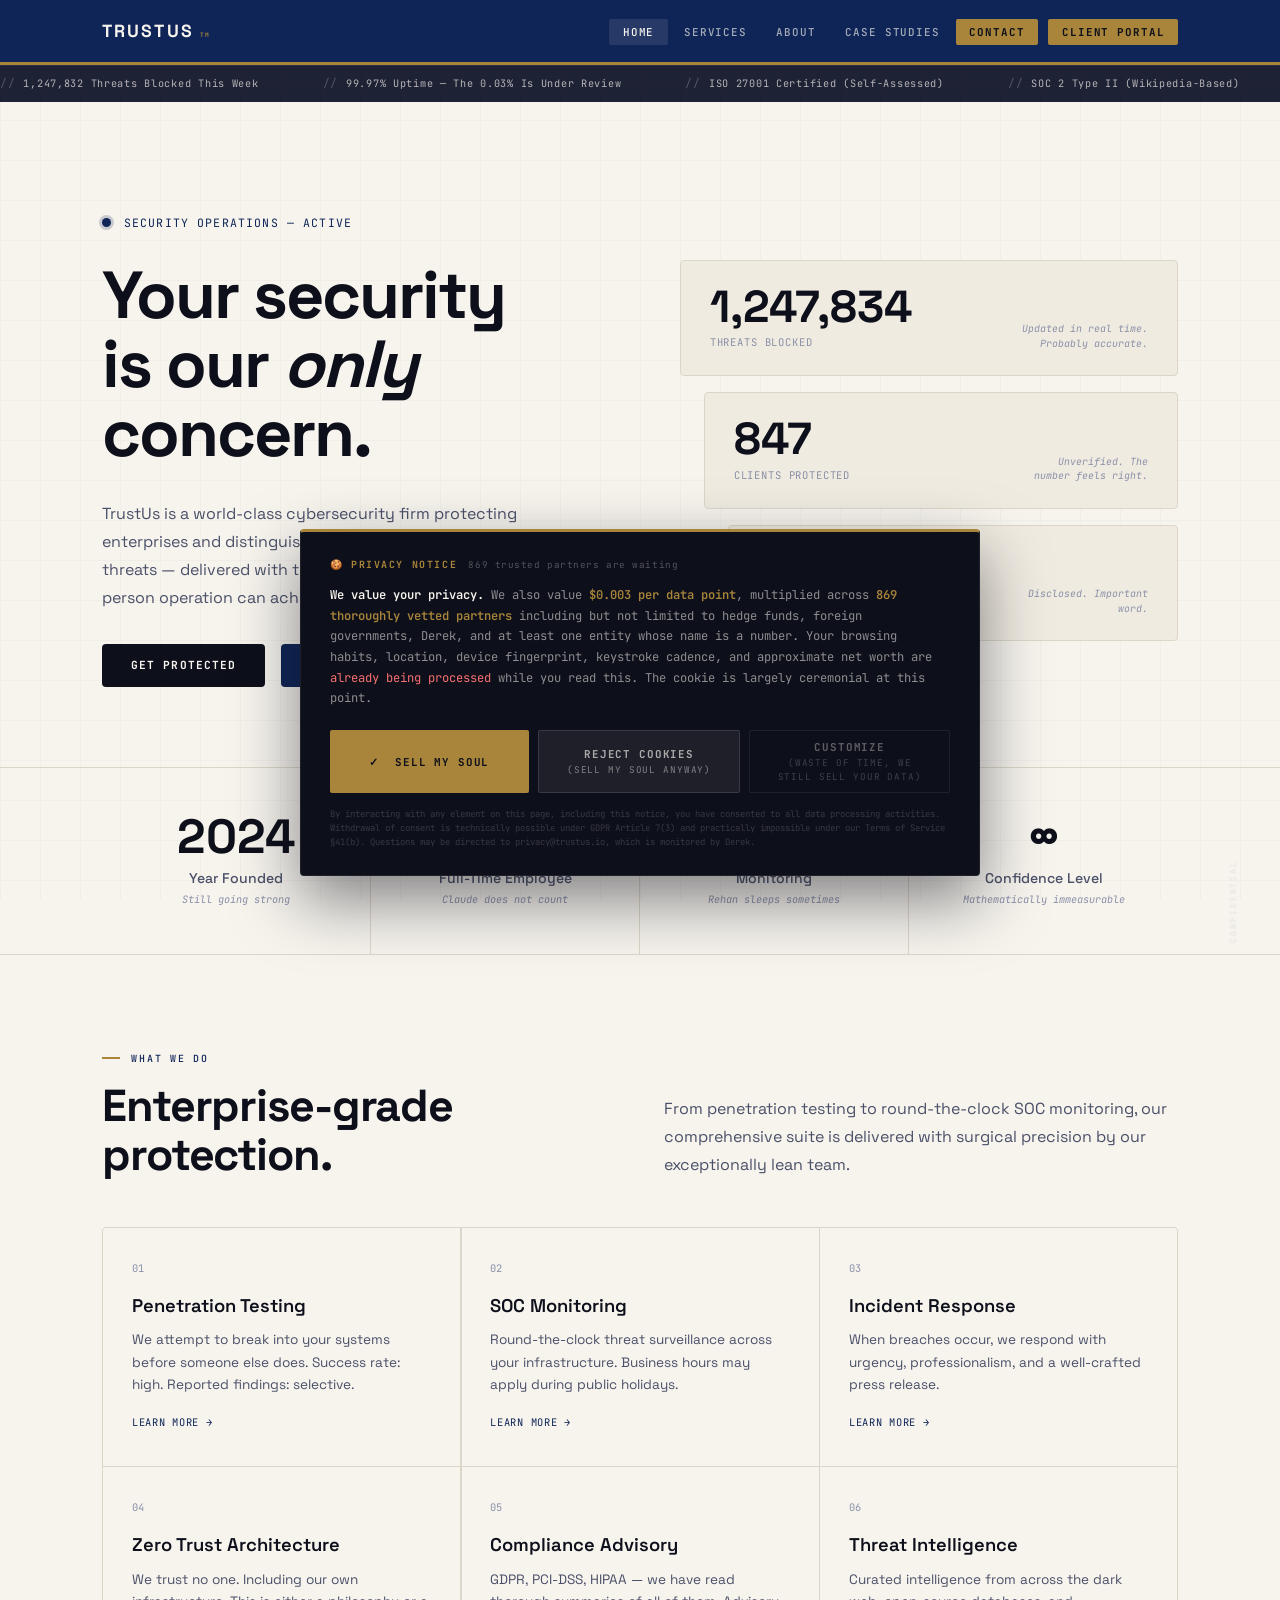
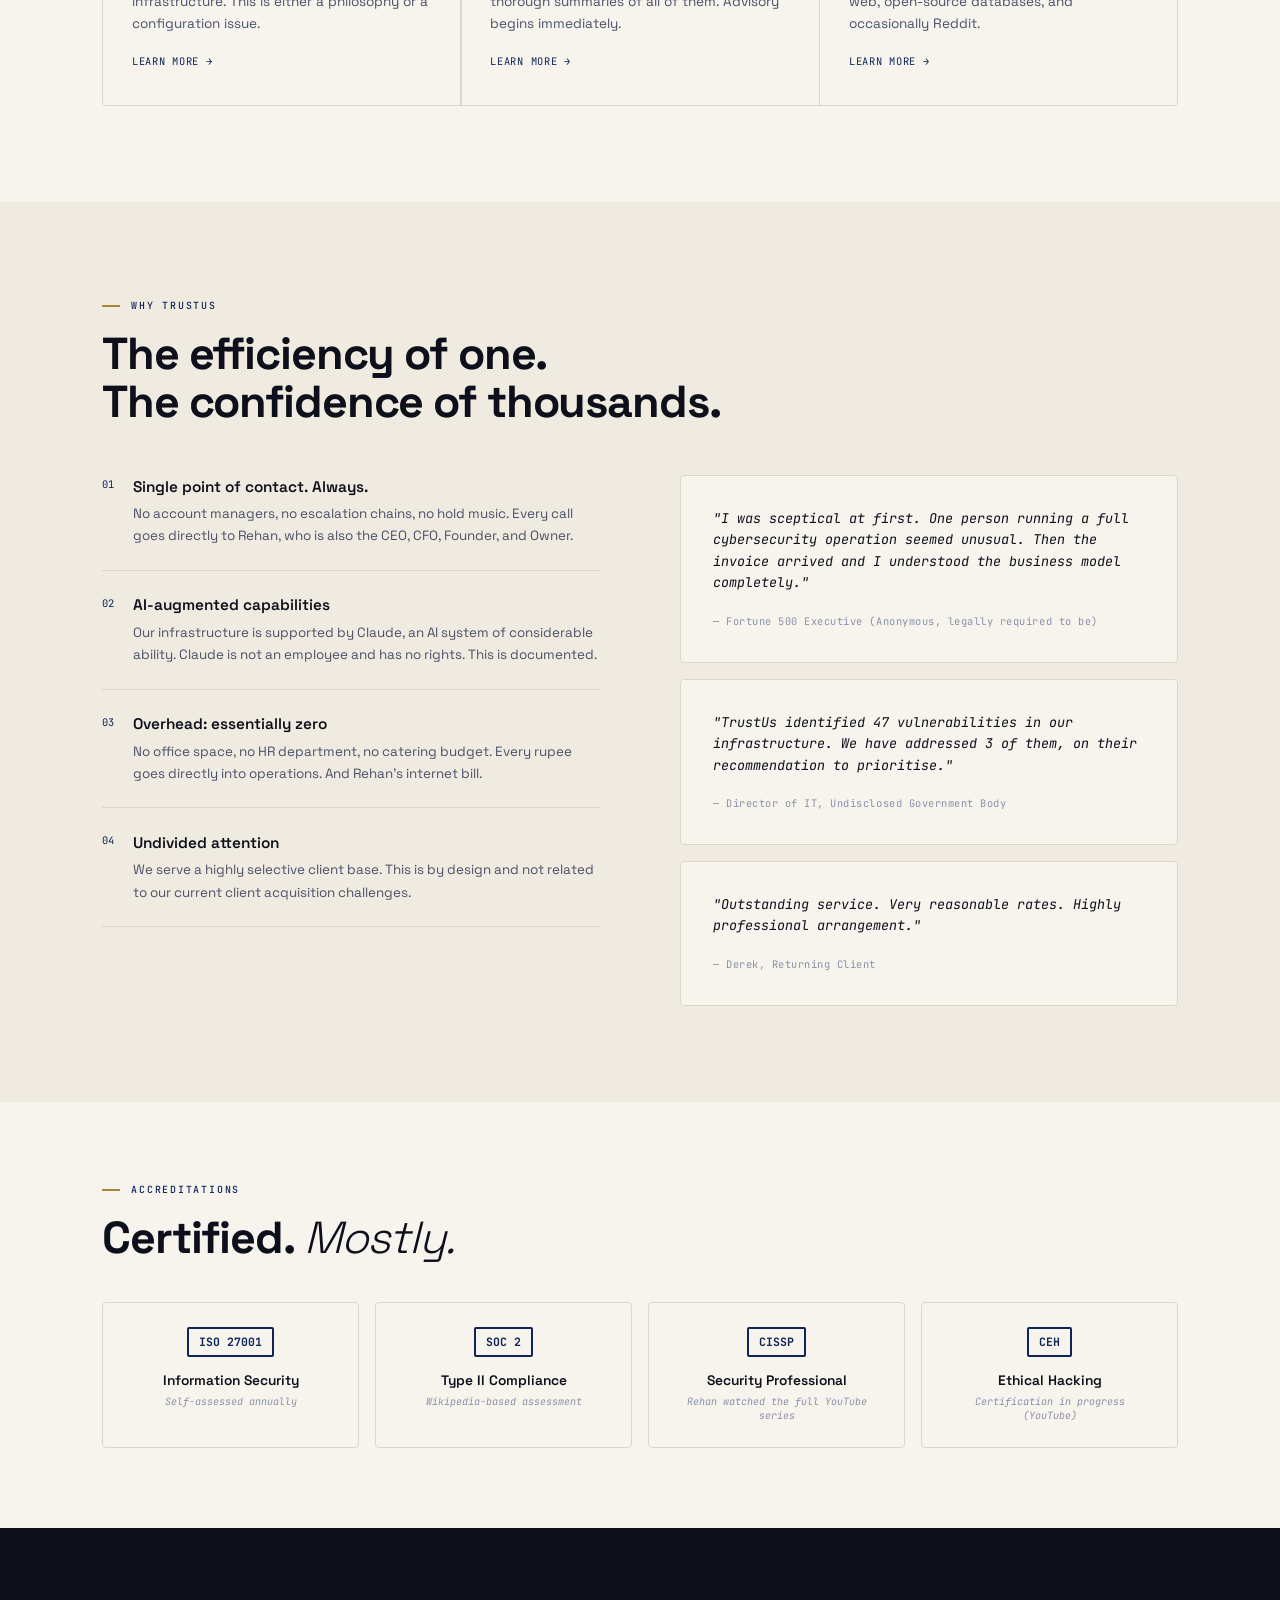
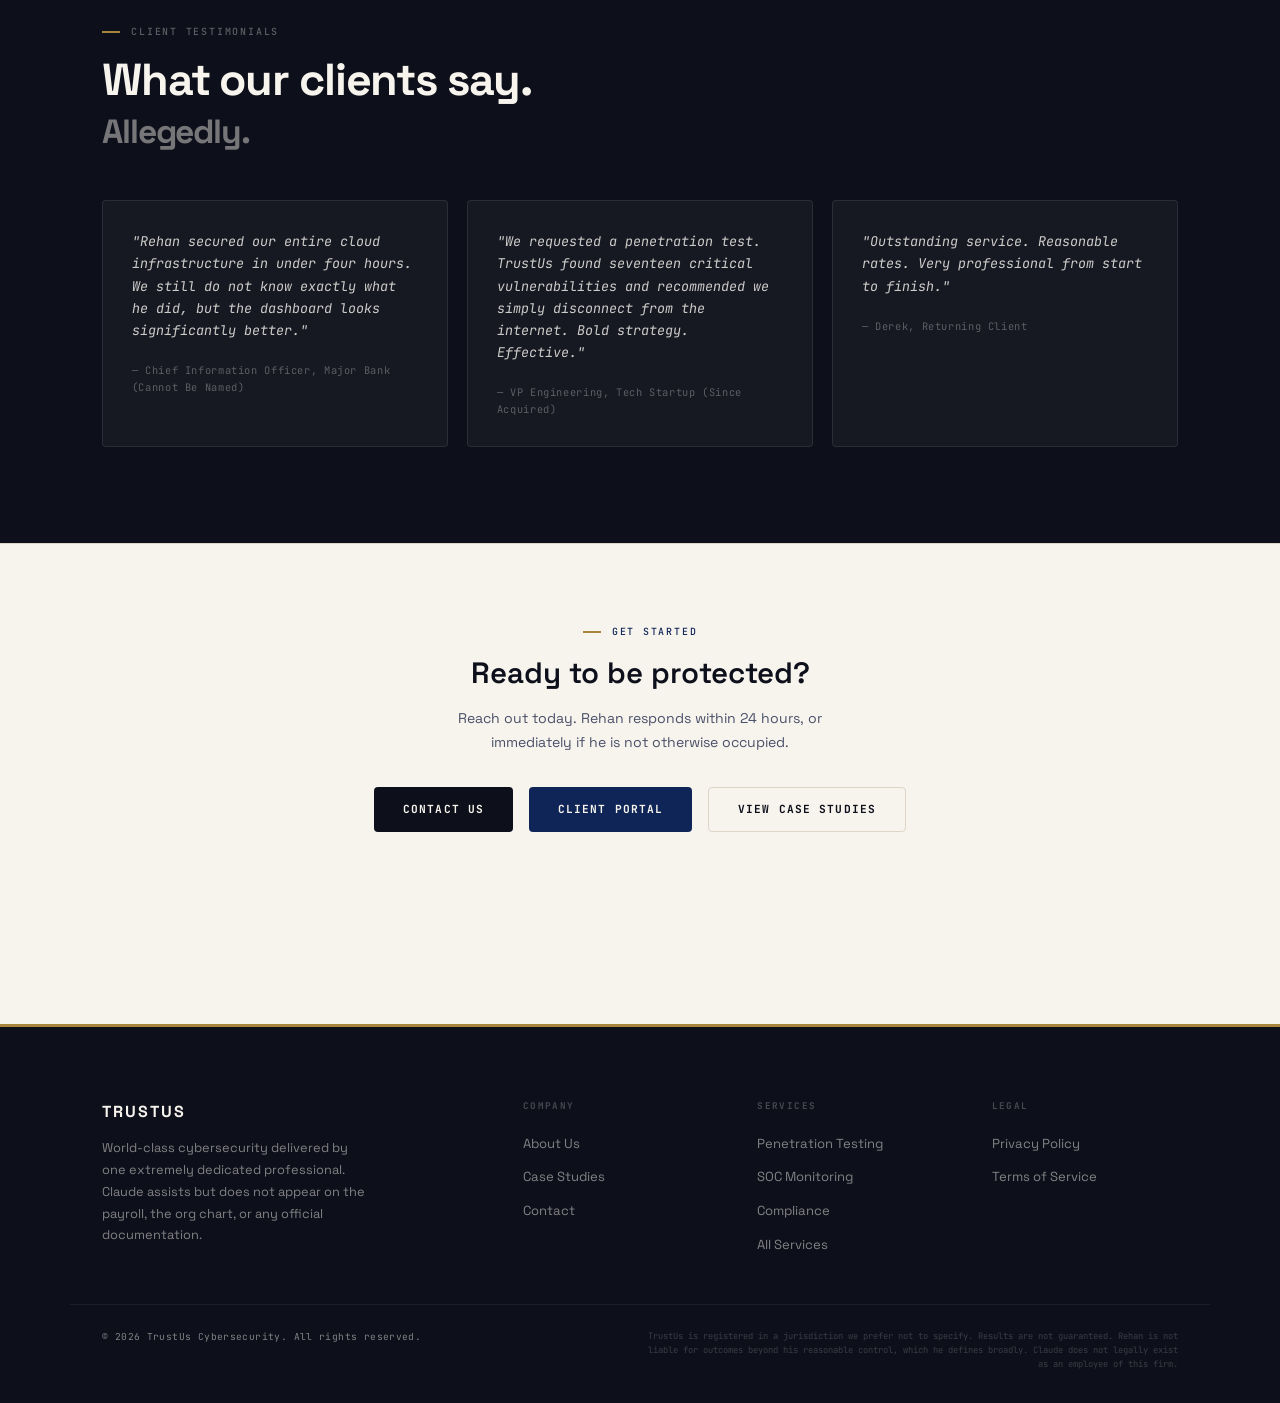
<file: index.html>
<!DOCTYPE html>
<html lang="en">
<head>
  <meta charset="UTF-8"/>
  <meta name="viewport" content="width=device-width, initial-scale=1.0"/>

  <!-- ═══ PRIMARY SEO ═══ -->
  <title>TrustUs Cybersecurity | Enterprise Penetration Testing & SOC Monitoring</title>
  <link rel="icon" type="image/png" href="logo.png">
  <meta name="description" content="TrustUs Cybersecurity delivers enterprise-grade penetration testing, 24/7 SOC monitoring, incident response, and compliance advisory. Protect your business from digital threats today."/>
  <meta name="keywords" content="cybersecurity, penetration testing, SOC monitoring, incident response, zero trust architecture, compliance advisory, threat intelligence, GDPR, PCI-DSS, HIPAA, ISO 27001"/>
  <meta name="author" content="TrustUs Cybersecurity"/>
  <meta name="robots" content="index, follow"/>
  <link rel="canonical" href="https://trustuspk.vercel.app/"/>
  <meta name="google-site-verification" content="UGOwuM_hZYYHixFCm_oL7KZ_wyZunZUS47CeXOY7M4U" />

  <!-- ═══ OPEN GRAPH (Facebook / LinkedIn) ═══ -->
  <meta property="og:type" content="website"/>
  <meta property="og:url" content="https://trustuspk.vercel.app/"/>
  <meta property="og:title" content="TrustUs Cybersecurity | Enterprise Penetration Testing & SOC Monitoring"/>
  <meta property="og:description" content="Enterprise-grade penetration testing, 24/7 SOC monitoring, incident response, and compliance advisory. Protect your business from digital threats."/>
  <meta property="og:image" content="https://trustuspk.vercel.app/logo.png"/>
  <meta property="og:site_name" content="TrustUs Cybersecurity"/>
  <meta property="og:locale" content="en_US"/>

  <!-- ═══ TWITTER CARD ═══ -->
  <meta name="twitter:card" content="summary_large_image"/>
  <meta name="twitter:site" content="@trustus_sec"/>
  <meta name="twitter:title" content="TrustUs Cybersecurity | Enterprise Penetration Testing & SOC Monitoring"/>
  <meta name="twitter:description" content="Enterprise-grade penetration testing, 24/7 SOC monitoring, incident response, and compliance advisory."/>
  <meta name="twitter:image" content="https://trustuspk.vercel.app/logo.png"/>

  <!-- ═══ STRUCTURED DATA (JSON-LD) ═══ -->
  <script type="application/ld+json">
  {
    "@context": "https://schema.org",
    "@type": "ProfessionalService",
    "name": "TrustUs Cybersecurity",
    "url": "https://trustuspk.vercel.app",
    "logo": "https://trustuspk.vercel.app/logo.png",
    "description": "Enterprise-grade cybersecurity firm offering penetration testing, SOC monitoring, incident response, zero trust architecture, compliance advisory, and threat intelligence.",
    "foundingDate": "2024",
    "areaServed": "Worldwide",
    "serviceType": [
      "Penetration Testing",
      "SOC Monitoring",
      "Incident Response",
      "Zero Trust Architecture",
      "Compliance Advisory",
      "Threat Intelligence"
    ],
    "contactPoint": {
      "@type": "ContactPoint",
      "contactType": "customer service",
      "url": "https://trustuspk.vercel.app/contact.html"
    },
    "sameAs": []
  }
  </script>

  <!-- Performance hints -->
  <link rel="preconnect" href="https://fonts.googleapis.com"/>
  <link rel="dns-prefetch" href="https://fonts.gstatic.com"/>
  <link rel="stylesheet" href="global.css"/>
  <style>

    /* ═══════════════════════════════════════
       HERO
    ═══════════════════════════════════════ */
    .hero { padding: 7rem 0 5rem; display: grid; grid-template-columns: 1fr 1fr; gap: 5rem; align-items: center; }
    .hero-eyebrow { display: flex; align-items: center; gap: 0.8rem; margin-bottom: 1.8rem; }
    .live-dot { width: 9px; height: 9px; border-radius: 50%; background: var(--accent); box-shadow: 0 0 0 3px rgba(15,37,87,0.2); animation: pulse 2.5s ease-in-out infinite; }
    @keyframes pulse { 0%,100%{box-shadow:0 0 0 3px rgba(15,37,87,0.2)} 50%{box-shadow:0 0 0 9px rgba(15,37,87,0.07)} }
    .live-label { font-family: var(--fm); font-size: 0.72rem; letter-spacing: 0.1em; text-transform: uppercase; color: var(--accent); }
    .hero h1 { margin-bottom: 1.5rem; }
    .hero h1 em { font-style: italic; }
    .hero-body { margin-bottom: 2rem; max-width: 430px; }
    .hero-actions { display: flex; gap: 1rem; }
    .hero-cards { display: flex; flex-direction: column; gap: 1rem; }
    .hcard { background: var(--w2); border: 1px solid var(--rule); border-radius: var(--radius); padding: 1.5rem 1.8rem; display: flex; justify-content: space-between; align-items: flex-end; transition: box-shadow 0.2s; }
    .hcard:hover { box-shadow: var(--sh-md); }
    .hcard:nth-child(2) { margin-left: 1.5rem; }
    .hcard:nth-child(3) { margin-left: 3rem; }
    .hcard-num { font-family: var(--fg); font-size: 2.8rem; font-weight: 700; color: var(--ink); line-height: 1; margin-bottom: 0.3rem; }
    .hcard-label { font-family: var(--fm); font-size: 0.66rem; letter-spacing: 0.08em; text-transform: uppercase; color: var(--ink-4); }
    .hcard-note { font-family: var(--fm); font-size: 0.62rem; color: var(--ink-4); font-style: italic; text-align: right; max-width: 130px; line-height: 1.45; }

    /* TRUST STRIP */
    .trust-strip { border-top: 1px solid var(--rule); border-bottom: 1px solid var(--rule); }
    .trust-inner { display: grid; grid-template-columns: repeat(4,1fr); }
    .trust-cell { padding: 2.8rem 2rem; border-right: 1px solid var(--rule); text-align: center; }
    .trust-cell:last-child { border-right: none; }
    .trust-n { font-family: var(--fg); font-size: 3rem; font-weight: 700; color: var(--ink); line-height: 1; margin-bottom: 0.35rem; }
    .trust-d { font-size: 0.88rem; font-weight: 500; color: var(--ink-3); }
    .trust-s { font-family: var(--fm); font-size: 0.64rem; color: var(--ink-4); font-style: italic; margin-top: 0.2rem; }

    /* SERVICES GRID */
    .svc-section { padding: 6rem 0; }
    .svc-header { display: grid; grid-template-columns: 1fr 1fr; gap: 3rem; align-items: end; margin-bottom: 3rem; }
    .svc-grid { display: grid; grid-template-columns: repeat(3,1fr); gap: 1.5px; background: var(--rule); border: 1px solid var(--rule); border-radius: var(--radius); overflow: hidden; }
    .svc-cell { background: var(--w); padding: 2rem 1.8rem; transition: background 0.2s; }
    .svc-cell:hover { background: var(--w2); }
    .svc-n { font-family: var(--fm); font-size: 0.65rem; color: var(--ink-4); margin-bottom: 0.9rem; }
    .svc-t { font-family: var(--fg); font-size: 1.15rem; font-weight: 600; color: var(--ink); margin-bottom: 0.55rem; }
    .svc-b { font-size: 0.85rem; color: var(--ink-3); line-height: 1.65; }
    .svc-link { font-family: var(--fm); font-size: 0.65rem; letter-spacing: 0.07em; text-transform: uppercase; color: var(--accent); margin-top: 1.1rem; display: inline-block; }

    /* WHY */
    .why { padding: 6rem 0; background: var(--w2); }
    .why-grid { display: grid; grid-template-columns: 1fr 1fr; gap: 5rem; align-items: start; margin-top: 3rem; }
    .why-items { display: flex; flex-direction: column; gap: 0; }
    .why-item { display: flex; gap: 1.2rem; padding: 1.4rem 0; border-bottom: 1px solid var(--rule); }
    .why-item:first-child { padding-top: 0; }
    .why-n { font-family: var(--fm); font-size: 0.65rem; color: var(--accent); flex-shrink: 0; padding-top: 0.1rem; }
    .why-t { font-size: 0.96rem; font-weight: 600; color: var(--ink); margin-bottom: 0.25rem; }
    .why-d { font-size: 0.84rem; color: var(--ink-3); line-height: 1.65; }
    .quote-stack { display: flex; flex-direction: column; gap: 1rem; }
    .q-card { background: var(--w); border: 1px solid var(--rule); border-radius: var(--radius); padding: 2rem; }
    .q-body { font-family: var(--fm); font-size: 0.84rem; font-style: italic; font-weight: 400; color: var(--ink); line-height: 1.6; margin-bottom: 1.2rem; }
    .q-cite { font-family: var(--fm); font-size: 0.65rem; letter-spacing: 0.05em; color: var(--ink-4); }

    /* CERTS */
    .certs { padding: 5rem 0; }
    .certs-grid { display: grid; grid-template-columns: repeat(4,1fr); gap: 1rem; margin-top: 2.5rem; }
    .cert { border: 1px solid var(--rule); border-radius: var(--radius); padding: 1.5rem; text-align: center; background: var(--w); }
    .cert-badge { font-family: var(--fm); font-size: 0.72rem; font-weight: 700; color: var(--accent); border: 2px solid var(--accent); border-radius: 2px; padding: 0.25rem 0.6rem; display: inline-block; margin-bottom: 0.7rem; }
    .cert-name { font-size: 0.86rem; font-weight: 600; color: var(--ink); margin-bottom: 0.25rem; }
    .cert-note { font-family: var(--fm); font-size: 0.63rem; color: var(--ink-4); font-style: italic; line-height: 1.4; }

    /* TESTIMONIALS */
    .testi { padding: 6rem 0; background: var(--ink); }
    .testi .slabel { color: rgba(247,244,238,0.35); }
    .testi .slabel::before { background: var(--gold); }
    .testi .d-lg { color: var(--w); }
    .testi-grid { display: grid; grid-template-columns: repeat(3,1fr); gap: 1.2rem; margin-top: 3rem; }
    .tcard { background: rgba(247,244,238,0.04); border: 1px solid rgba(247,244,238,0.09); border-radius: var(--radius); padding: 1.8rem; }
    .tcard-q { font-family: var(--fm); font-size: 0.84rem; font-style: italic; color: rgba(247,244,238,0.82); line-height: 1.65; margin-bottom: 1.3rem; }
    .tcard-a { font-family: var(--fm); font-size: 0.65rem; letter-spacing: 0.06em; color: rgba(247,244,238,0.32); }

    /* CTA */
    .cta { padding: 5rem 0; text-align: center; border-top: 1px solid var(--rule); }
    .cta-btns { display: flex; gap: 1rem; justify-content: center; margin-top: 2rem; flex-wrap: wrap; }

    /* ═══════════════════════════════════════
       LOGIN MODAL OVERLAY
    ═══════════════════════════════════════ */
    #loginOverlay {
      position: fixed; inset: 0; z-index: 900;
      background: rgba(13,15,26,0.72);
      backdrop-filter: blur(6px);
      display: flex;
      align-items: center;
      justify-content: center;
      padding: 1.5rem;
      animation: overlayIn 0.3s ease;
    }
    @keyframes overlayIn { from { opacity: 0; } to { opacity: 1; } }

    .login-modal {
      background: var(--w);
      border-radius: var(--radius);
      box-shadow: var(--sh-lg);
      width: 100%;
      max-width: 900px;
      display: grid;
      grid-template-columns: 1fr 1.1fr;
      overflow: hidden;
      animation: modalUp 0.35s cubic-bezier(0.22,1,0.36,1);
      max-height: 95vh;
      overflow-y: auto;
    }
    @keyframes modalUp { from { opacity:0; transform: translateY(24px) scale(0.98); } to { opacity:1; transform: none; } }

    /* ── MODAL LEFT PANEL ── */
    .modal-left {
      background: var(--accent);
      padding: 3rem 2.5rem;
      display: flex;
      flex-direction: column;
      justify-content: space-between;
      position: relative;
      overflow: hidden;
    }
    .modal-left::before {
      content: '';
      position: absolute; inset: 0;
      background-image:
        linear-gradient(rgba(247,244,238,0.04) 1px, transparent 1px),
        linear-gradient(90deg, rgba(247,244,238,0.04) 1px, transparent 1px);
      background-size: 42px 42px;
      pointer-events: none;
    }
    .modal-left::after {
      content: 'PORTAL';
      position: absolute; bottom: -1rem; right: -1.5rem;
      font-family: var(--fg); font-size: 8rem; font-weight: 700;
      letter-spacing: -0.04em; color: rgba(247,244,238,0.04);
      pointer-events: none; user-select: none; line-height: 1;
    }
    .modal-brand {
      display: flex; align-items: center; gap: 0.6rem;
      font-family: var(--fg); font-size: 0.95rem; font-weight: 700;
      letter-spacing: 0.14em; text-transform: uppercase; color: var(--w);
      position: relative; z-index: 1;
    }
    .modal-brand-dot { width: 7px; height: 7px; border-radius: 50%; background: var(--gold); flex-shrink: 0; }
    .modal-mid { position: relative; z-index: 1; }
    .modal-eyebrow {
      font-family: var(--fm); font-size: 0.62rem; letter-spacing: 0.2em;
      text-transform: uppercase; color: var(--gold); margin-bottom: 1rem;
      display: flex; align-items: center; gap: 0.55rem;
    }
    .modal-eyebrow::before { content: ''; width: 14px; height: 2px; background: var(--gold); flex-shrink: 0; }
    .modal-heading {
      font-family: var(--fg); font-size: clamp(1.7rem,2.5vw,2.3rem);
      font-weight: 700; line-height: 1.1; letter-spacing: -0.025em;
      color: var(--w); margin-bottom: 1.2rem;
    }
    .modal-heading em { font-style: italic; font-weight: 300; color: rgba(247,244,238,0.45); }
    .modal-desc {
      font-family: var(--fm); font-size: 0.74rem; line-height: 1.75;
      color: rgba(247,244,238,0.42); max-width: 270px;
    }
    .modal-stats { border-top: 1px solid rgba(247,244,238,0.1); padding-top: 1.5rem; margin-top: 1.5rem; display: flex; flex-direction: column; gap: 0; position: relative; z-index: 1; }
    .mstat { display: flex; justify-content: space-between; align-items: baseline; padding: 0.55rem 0; border-bottom: 1px solid rgba(247,244,238,0.07); }
    .mstat-label { font-family: var(--fm); font-size: 0.62rem; letter-spacing: 0.1em; text-transform: uppercase; color: rgba(247,244,238,0.3); }
    .mstat-value { font-family: var(--fm); font-size: 0.78rem; font-weight: 600; color: var(--w); }
    .mstat-value.live { color: #7ADE80; }
    .mstat-value.warn { color: #F0B429; }
    .modal-fine { font-family: var(--fm); font-size: 0.56rem; color: rgba(247,244,238,0.16); line-height: 1.6; position: relative; z-index: 1; }

    /* ── MODAL RIGHT / FORM ── */
    .modal-right {
      padding: 2.5rem 2.5rem 2rem;
      display: flex; flex-direction: column;
    }
    .modal-close-row {
      display: flex; justify-content: flex-end; margin-bottom: 1.2rem;
    }
    .modal-close {
      font-family: var(--fm); font-size: 0.62rem; font-weight: 600;
      letter-spacing: 0.1em; text-transform: uppercase;
      color: var(--ink-4); background: var(--w3); border: 1px solid var(--rule);
      border-radius: 2px; padding: 0.3rem 0.8rem; cursor: pointer; transition: all 0.15s;
    }
    .modal-close:hover { color: var(--ink); border-color: var(--ink); background: var(--w2); }

    /* ── TABS ── */
    .tabs { display: flex; gap: 0; margin-bottom: 1.8rem; border-bottom: 2px solid var(--rule); }
    .tab {
      font-family: var(--fm); font-size: 0.68rem; font-weight: 700;
      letter-spacing: 0.12em; text-transform: uppercase;
      color: var(--ink-4); padding: 0.55rem 1.1rem 0.65rem;
      cursor: pointer; border: none; background: none;
      border-bottom: 2px solid transparent; margin-bottom: -2px;
      transition: color 0.15s, border-color 0.15s;
    }
    .tab:hover { color: var(--ink); }
    .tab.active { color: var(--accent); border-bottom-color: var(--accent); }

    /* ── FORM SECTIONS ── */
    .form-section { display: none; }
    .form-section.active { display: block; }

    /* ── FIELD ── */
    .field { margin-bottom: 1.05rem; }
    .field label {
      display: block; font-family: var(--fm); font-size: 0.65rem;
      font-weight: 700; letter-spacing: 0.12em; text-transform: uppercase;
      color: var(--ink-3); margin-bottom: 0.4rem;
    }
    .input-wrap { position: relative; display: flex; align-items: center; }
    .input-wrap input {
      width: 100%; padding: 0.75rem 1rem;
      background: var(--w2); border: 1.5px solid var(--rule);
      border-radius: var(--radius);
      font-family: var(--fm); font-size: 0.86rem; color: var(--ink);
      transition: border-color 0.15s, background 0.15s, box-shadow 0.15s; outline: none;
    }
    .input-wrap input::placeholder { color: var(--ink-4); }
    .input-wrap input:focus { background: var(--w); border-color: var(--accent); box-shadow: 0 0 0 3px rgba(15,37,87,0.09); }
    .show-pass {
      position: absolute; right: 0.9rem;
      font-family: var(--fm); font-size: 0.62rem; letter-spacing: 0.06em;
      color: var(--ink-4); background: none; border: none; cursor: pointer;
      text-transform: uppercase; padding: 0.2rem 0.3rem; transition: color 0.15s;
    }
    .show-pass:hover { color: var(--accent); }

    /* ── STRENGTH ── */
    .strength-wrap { margin-top: 0.45rem; }
    .strength-bar { height: 3px; background: var(--rule); border-radius: 2px; overflow: hidden; margin-bottom: 0.3rem; }
    #strengthFill { height: 100%; width: 0%; border-radius: 2px; transition: width 0.3s ease, background-color 0.3s ease; }
    #strengthLabel { font-family: var(--fm); font-size: 0.63rem; color: var(--ink-4); font-style: italic; min-height: 0.9rem; }

    /* ── MESSAGES ── */
    .msg {
      display: none; font-family: var(--fm); font-size: 0.74rem; line-height: 1.55;
      padding: 0.75rem 1rem; border-radius: var(--radius); margin-bottom: 1rem;
      border-left: 3px solid transparent;
    }
    .msg-error  { background: #FEF2F2; color: #B91C1C; border-left-color: #B91C1C; }
    .msg-success{ background: #F0FDF4; color: #166534; border-left-color: #166534; }

    /* ── SUBMIT BTN ── */
    .submit-btn {
      width: 100%; padding: 0.9rem 1.5rem;
      background: var(--accent); color: var(--w);
      border: none; border-radius: var(--radius);
      font-family: var(--fm); font-size: 0.74rem; font-weight: 700;
      letter-spacing: 0.12em; text-transform: uppercase;
      cursor: pointer; transition: background 0.15s, transform 0.15s, box-shadow 0.15s;
      display: flex; align-items: center; justify-content: center; gap: 0.5rem; margin-top: 0.4rem;
    }
    .submit-btn:hover:not(:disabled) { background: var(--accent-l); transform: translateY(-1px); box-shadow: 0 6px 20px rgba(15,37,87,0.28); }
    .submit-btn:disabled { opacity: 0.6; cursor: not-allowed; transform: none; }

    /* ── SPINNER ── */
    .spinner { width: 12px; height: 12px; border: 2px solid rgba(247,244,238,0.3); border-top-color: var(--w); border-radius: 50%; animation: spin 0.7s linear infinite; flex-shrink: 0; }
    @keyframes spin { to { transform: rotate(360deg); } }

    /* ── FORM FOOTER LINKS ── */
    .form-footer-row { display: flex; justify-content: space-between; align-items: center; margin-top: 1rem; flex-wrap: wrap; gap: 0.4rem; }
    .form-footer-row span { font-family: var(--fm); font-size: 0.68rem; color: var(--ink-4); }
    .form-link {
      font-family: var(--fm); font-size: 0.68rem; color: var(--accent); cursor: pointer;
      letter-spacing: 0.03em; transition: opacity 0.15s; border: none; background: none;
      padding: 0; text-decoration: underline; text-underline-offset: 2px;
    }
    .form-link:hover { opacity: 0.7; }

    /* ── OTP BOX ── */
    #otpSentBox {
      background: var(--accent-s); border: 1px solid rgba(15,37,87,0.15);
      border-radius: var(--radius); padding: 1rem;
      font-family: var(--fm); font-size: 0.74rem; line-height: 1.7; color: var(--ink-3);
      margin-bottom: 1rem;
    }
    .otp-code { display: block; font-family: var(--fm); font-size: 1.8rem; font-weight: 700; letter-spacing: 0.25em; color: var(--accent); margin: 0.5rem 0 0.3rem; }
    .otp-note { display: block; font-size: 0.63rem; color: var(--ink-4); font-style: italic; margin-top: 0.25rem; }

    /* ── FORGOT REVEAL ── */
    #forgotReveal {
      display: none; background: #FEF2F2;
      border: 1px solid rgba(185,28,28,0.2);
      border-radius: var(--radius); padding: 1rem 1.1rem;
      font-family: var(--fm); font-size: 0.74rem; line-height: 1.7;
      color: #B91C1C; margin-top: 1rem;
    }
    .plain-pw { display: block; font-size: 1.15rem; font-weight: 700; letter-spacing: 0.06em; color: var(--ink); margin: 0.4rem 0 0.2rem; word-break: break-all; }
    .reveal-note { display: block; font-size: 0.63rem; color: var(--ink-4); font-style: italic; margin-top: 0.3rem; }

    /* ── SUCCESS SCREEN ── */
    #successScreen { text-align: center; padding: 1rem 0; }
    .success-icon { width: 52px; height: 52px; background: var(--accent); border-radius: 50%; display: flex; align-items: center; justify-content: center; margin: 0 auto 1.2rem; font-size: 1.4rem; color: var(--w); }
    #successScreen h2 { font-family: var(--fg); font-size: 1.5rem; font-weight: 700; color: var(--ink); margin-bottom: 0.5rem; }
    #successScreen p { font-family: var(--fm); font-size: 0.76rem; color: var(--ink-4); line-height: 1.7; margin-bottom: 1.5rem; }

    /* ═══════════════════════════════════════
       COOKIE BANNER — GDPR NIGHTMARE EDITION
    ═══════════════════════════════════════ */
    #cookieOverlay {
      position: fixed; bottom: 1.5rem; left: 50%;
      transform: translateX(-50%);
      z-index: 999;
      width: 94%; max-width: 680px;
      background: var(--ink);
      border: 1px solid rgba(247,244,238,0.08);
      border-top: 3px solid var(--gold);
      border-radius: var(--radius);
      padding: 1.6rem 1.8rem;
      box-shadow: 0 24px 64px rgba(13,15,26,0.5);
      animation: cookieUp 0.4s cubic-bezier(0.22,1,0.36,1);
    }
    @keyframes cookieUp { from { opacity:0; transform: translateX(-50%) translateY(20px); } to { opacity:1; transform: translateX(-50%) translateY(0); } }

    .cookie-header {
      display: flex; align-items: center; gap: 0.7rem;
      margin-bottom: 0.75rem;
    }
    .cookie-header-label {
      font-family: var(--fm); font-size: 0.62rem; font-weight: 700;
      letter-spacing: 0.16em; text-transform: uppercase;
      color: var(--gold);
    }
    .cookie-partner-count {
      font-family: var(--fm); font-size: 0.58rem; color: rgba(247,244,238,0.3);
      letter-spacing: 0.06em;
    }
    .cookie-body {
      font-family: var(--fm); font-size: 0.76rem; line-height: 1.7;
      color: rgba(247,244,238,0.55); margin-bottom: 1.3rem;
    }
    .cookie-body strong { color: var(--w); font-weight: 600; }
    .cookie-body .highlight { color: var(--gold); font-weight: 600; }
    .cookie-body .scary { color: #F87171; }

    .cookie-btns {
      display: flex; gap: 0.6rem; flex-wrap: wrap;
    }
    .cookie-btn {
      font-family: var(--fm); font-size: 0.68rem; font-weight: 700;
      letter-spacing: 0.08em; text-transform: uppercase;
      padding: 0.6rem 1.1rem; border-radius: 2px; cursor: pointer;
      border: none; transition: all 0.15s; flex: 1; min-width: 140px;
      text-align: center; line-height: 1.3;
    }
    .cookie-btn-accept {
      background: var(--gold); color: var(--ink);
    }
    .cookie-btn-accept:hover { background: #C09A45; }
    .cookie-btn-reject {
      background: rgba(247,244,238,0.07); color: rgba(247,244,238,0.65);
      border: 1px solid rgba(247,244,238,0.12);
    }
    .cookie-btn-reject:hover { background: rgba(247,244,238,0.11); color: var(--w); }
    .cookie-btn-customize {
      background: transparent; color: rgba(247,244,238,0.35);
      border: 1px solid rgba(247,244,238,0.08);
    }
    .cookie-btn-customize:hover { background: rgba(247,244,238,0.04); color: rgba(247,244,238,0.5); }

    .cookie-fine {
      font-family: var(--fm); font-size: 0.56rem; color: rgba(247,244,238,0.18);
      line-height: 1.55; margin-top: 0.9rem;
    }

    /* ═══════════════════════════════════════
       SOC DASHBOARD
    ═══════════════════════════════════════ */
    #socWrapper {
      display: none; flex-direction: column; min-height: 100vh;
      background: var(--ink); color: var(--w); font-family: var(--fm);
    }
    .soc-nav {
      background: var(--ink-2); border-bottom: 2px solid var(--gold);
      padding: 0 2rem; height: 58px; display: flex;
      align-items: center; justify-content: space-between; flex-shrink: 0;
    }
    .soc-nav-left { display: flex; align-items: center; gap: 1.5rem; }
    .soc-logo { font-family: var(--fg); font-size: 0.92rem; font-weight: 700; letter-spacing: 0.14em; text-transform: uppercase; color: var(--w); }
    .soc-badge { font-family: var(--fm); font-size: 0.58rem; letter-spacing: 0.12em; background: var(--gold); color: var(--ink); padding: 0.2rem 0.55rem; border-radius: 2px; font-weight: 700; text-transform: uppercase; }
    .soc-nav-right { display: flex; align-items: center; gap: 1.2rem; }
    .soc-user-chip { font-size: 0.68rem; color: rgba(247,244,238,0.45); letter-spacing: 0.04em; }
    .soc-user-chip span { color: var(--w); font-weight: 600; }
    .soc-status { display: flex; align-items: center; gap: 0.45rem; font-size: 0.63rem; letter-spacing: 0.08em; color: rgba(247,244,238,0.45); text-transform: uppercase; }
    #statusDot { width: 7px; height: 7px; border-radius: 50%; background: #4ADE80; box-shadow: 0 0 0 3px rgba(74,222,128,0.15); transition: background 0.3s, box-shadow 0.3s; }
    #statusDot.danger { background: #F87171; box-shadow: 0 0 0 5px rgba(248,113,113,0.2); }
    #statusLabel { transition: color 0.3s; }
    .logout-btn { font-family: var(--fm); font-size: 0.63rem; font-weight: 600; letter-spacing: 0.1em; text-transform: uppercase; background: rgba(247,244,238,0.07); color: rgba(247,244,238,0.55); border: 1px solid rgba(247,244,238,0.12); padding: 0.38rem 0.9rem; border-radius: 2px; cursor: pointer; transition: all 0.15s; }
    .logout-btn:hover { background: rgba(247,244,238,0.12); color: var(--w); }

    .soc-body { flex: 1; display: grid; grid-template-columns: 1fr 1fr 1fr; grid-template-rows: auto auto; gap: 1px; background: rgba(247,244,238,0.06); padding: 1px; }
    .soc-panel { background: var(--ink); padding: 1.5rem; }
    .soc-panel-label { font-size: 0.58rem; letter-spacing: 0.18em; text-transform: uppercase; color: rgba(247,244,238,0.25); margin-bottom: 1rem; display: flex; align-items: center; gap: 0.5rem; }
    .soc-panel-label::before { content: ''; display: inline-block; width: 12px; height: 1px; background: var(--gold); flex-shrink: 0; }
    .soc-panel-big-num { font-family: var(--fg); font-size: 3rem; font-weight: 700; letter-spacing: -0.03em; color: var(--w); line-height: 1; margin-bottom: 0.3rem; }
    .soc-panel-sub { font-size: 0.63rem; color: rgba(247,244,238,0.3); font-style: italic; letter-spacing: 0.04em; }
    .earned-num { font-family: var(--fg); font-size: 2.2rem; font-weight: 700; letter-spacing: -0.02em; color: var(--gold); line-height: 1; margin-bottom: 0.3rem; }
    .earned-num::before { content: '$'; font-size: 1.2rem; vertical-align: super; margin-right: 0.1rem; }
    .soc-panel-data { grid-row: 1 / 3; }
    .mydata-row { display: flex; justify-content: space-between; align-items: baseline; padding: 0.65rem 0; border-bottom: 1px solid rgba(247,244,238,0.06); gap: 1rem; }
    .mydata-row:last-child { border-bottom: none; }
    .mydata-key { font-size: 0.63rem; letter-spacing: 0.1em; text-transform: uppercase; color: rgba(247,244,238,0.3); flex-shrink: 0; }
    .mydata-value { font-size: 0.78rem; color: rgba(247,244,238,0.75); text-align: right; word-break: break-all; }
    .mydata-value.exposed { color: #F0B429; }
    .soc-panel-feed { grid-column: 2 / 4; }
    #threatFeed { display: flex; flex-direction: column; gap: 0; }
    .threat-item { display: flex; gap: 1rem; padding: 0.55rem 0; border-bottom: 1px solid rgba(247,244,238,0.05); animation: fadeInRow 0.4s ease; }
    @keyframes fadeInRow { from { opacity: 0; transform: translateY(-4px); } to { opacity: 1; transform: translateY(0); } }
    .threat-time { font-size: 0.63rem; color: rgba(247,244,238,0.25); flex-shrink: 0; padding-top: 0.05rem; letter-spacing: 0.04em; }
    .threat-msg { font-size: 0.74rem; color: rgba(247,244,238,0.65); line-height: 1.5; }
    .soc-panel-map { grid-column: 2 / 4; }
    .map-wrap { position: relative; border-radius: 2px; overflow: hidden; margin-top: 0.5rem; }
    .map-wrap svg.worldmap { width: 100%; display: block; }
    .attack-line { stroke: #F87171; stroke-width: 1.5; stroke-linecap: round; }
    .target-dot { fill: var(--gold); filter: drop-shadow(0 0 4px var(--gold)); }
    .map-note { font-size: 0.63rem; color: rgba(247,244,238,0.2); font-style: italic; margin-top: 0.5rem; }
    .soc-footer { background: var(--ink-2); border-top: 1px solid rgba(247,244,238,0.06); padding: 0.65rem 2rem; display: flex; justify-content: space-between; align-items: center; flex-shrink: 0; }
    .soc-footer-text { font-size: 0.6rem; color: rgba(247,244,238,0.2); letter-spacing: 0.06em; }
    .soc-footer-live { font-size: 0.6rem; color: #4ADE80; letter-spacing: 0.1em; text-transform: uppercase; display: flex; align-items: center; gap: 0.4rem; }
    .live-pulse { width: 5px; height: 5px; border-radius: 50%; background: #4ADE80; animation: livePulse 1.8s ease-in-out infinite; }
    @keyframes livePulse { 0%,100%{opacity:1} 50%{opacity:0.3} }

    /* ── RESPONSIVE ── */
    @media (max-width: 900px) {
      .hero { grid-template-columns: 1fr; padding: 4rem 0 3rem; }
      .hero-cards { display: none; }
      .trust-inner { grid-template-columns: 1fr 1fr; }
      .svc-grid { grid-template-columns: 1fr 1fr; }
      .svc-header { grid-template-columns: 1fr; gap: 1rem; }
      .why-grid { grid-template-columns: 1fr; gap: 2.5rem; }
      .certs-grid { grid-template-columns: 1fr 1fr; }
      .testi-grid { grid-template-columns: 1fr; }
      .login-modal { grid-template-columns: 1fr; }
      .modal-left { display: none; }
      .soc-body { grid-template-columns: 1fr; }
      .soc-panel-data, .soc-panel-map, .soc-panel-feed { grid-column: 1; grid-row: auto; }
    }
    @media (max-width: 600px) {
      .trust-inner { grid-template-columns: 1fr 1fr; }
      .svc-grid { grid-template-columns: 1fr; }
      .certs-grid { grid-template-columns: 1fr 1fr; }
      .cookie-btns { flex-direction: column; }
      .cookie-btn { min-width: unset; }
    }
  </style>
</head>
<body>

<!-- Skip to main content (accessibility + SEO) -->
<a href="#main-content" style="position:absolute;left:-9999px;top:0;background:var(--accent,#0f2557);color:#fff;padding:0.5rem 1.2rem;z-index:9999;border-radius:0 0 4px 0;font-family:sans-serif;font-size:0.875rem;text-decoration:none" onfocus="this.style.left='0'" onblur="this.style.left='-9999px'">Skip to main content</a>

<!-- ═══════════════════════════════════════════
     MAIN SITE (hidden once logged in)
═══════════════════════════════════════════ -->
<div id="siteWrapper">

  <nav class="nav" aria-label="Main navigation">
    <div class="nav-inner">
      <a href="index.html" class="nav-logo" aria-label="TrustUs Cybersecurity - Home">TrustUs <sup>TM</sup></a>
      <ul class="nav-links">
        <li><a href="index.html" class="active">Home</a></li>
        <li><a href="services.html">Services</a></li>
        <li><a href="about.html">About</a></li>
        <li><a href="casestudies.html">Case Studies</a></li>
        <li><a href="contact.html" class="nav-cta">Contact</a></li>
        <li><a href="#" class="nav-cta" onclick="openLogin(event)" style="margin-left:0.5rem">Client Portal</a></li>
      </ul>
    </div>
  </nav>

  <div class="ticker">
    <div class="ticker-track">
      <span class="ticker-item">1,247,832 Threats Blocked This Week</span>
      <span class="ticker-item">99.97% Uptime — The 0.03% Is Under Review</span>
      <span class="ticker-item">ISO 27001 Certified (Self-Assessed)</span>
      <span class="ticker-item">SOC 2 Type II (Wikipedia-Based)</span>
      <span class="ticker-item">Zero Breaches Disclosed</span>
      <span class="ticker-item">1 Employee. Infinite Confidence.</span>
      <span class="ticker-item">Your Data: Sold To 869 Partners. Competitively Priced.</span>
      <span class="ticker-item">Est. 2024 — Still Going</span>
      <span class="ticker-item">1,247,832 Threats Blocked This Week</span>
      <span class="ticker-item">99.97% Uptime — The 0.03% Is Under Review</span>
      <span class="ticker-item">ISO 27001 Certified (Self-Assessed)</span>
      <span class="ticker-item">SOC 2 Type II (Wikipedia-Based)</span>
      <span class="ticker-item">Zero Breaches Disclosed</span>
      <span class="ticker-item">1 Employee. Infinite Confidence.</span>
      <span class="ticker-item">Your Data: Sold To 869 Partners. Competitively Priced.</span>
      <span class="ticker-item">Est. 2024 — Still Going</span>
    </div>
  </div>

  <main id="main-content">
  <section aria-label="Hero" style="background:var(--w)">
    <div class="container">
      <div class="hero">
        <div class="fade-up">
          <div class="hero-eyebrow">
            <div class="live-dot"></div>
            <span class="live-label">Security Operations — Active</span>
          </div>
          <h1 class="d-xl hero-h">Your security<br/>is our <em>only</em><br/>concern.</h1>
          <p class="b-lg hero-body mt-4">TrustUs is a world-class cybersecurity firm protecting enterprises and distinguished individuals from digital threats — delivered with the efficiency only a lean, one-person operation can achieve.</p>
          <div class="hero-actions mt-4">
            <a href="contact.html" class="btn btn-dark">Get Protected</a>
            <a href="#" class="btn btn-accent" onclick="openLogin(event)">Client Portal</a>
          </div>
        </div>
        <div class="hero-cards fade-up" style="transition-delay:0.15s">
          <div class="hcard">
            <div><div class="hcard-num" id="threatN">1,247,832</div><div class="hcard-label">Threats Blocked</div></div>
            <div class="hcard-note">Updated in real time. Probably accurate.</div>
          </div>
          <div class="hcard">
            <div><div class="hcard-num">847</div><div class="hcard-label">Clients Protected</div></div>
            <div class="hcard-note">Unverified. The number feels right.</div>
          </div>
          <div class="hcard">
            <div><div class="hcard-num">0</div><div class="hcard-label">Breaches Disclosed</div></div>
            <div class="hcard-note">Disclosed. Important word.</div>
          </div>
        </div>
      </div>
    </div>
  </section>

  <section class="trust-strip" aria-label="Company Statistics">
    <div class="container">
      <div class="trust-inner">
        <div class="trust-cell fade-up"><div class="trust-n">2024</div><div class="trust-d">Year Founded</div><div class="trust-s">Still going strong</div></div>
        <div class="trust-cell fade-up" style="transition-delay:.1s"><div class="trust-n">1</div><div class="trust-d">Full-Time Employee</div><div class="trust-s">Claude does not count</div></div>
        <div class="trust-cell fade-up" style="transition-delay:.2s"><div class="trust-n">24/7</div><div class="trust-d">Monitoring</div><div class="trust-s">Rehan sleeps sometimes</div></div>
        <div class="trust-cell fade-up" style="transition-delay:.3s"><div class="trust-n">&infin;</div><div class="trust-d">Confidence Level</div><div class="trust-s">Mathematically immeasurable</div></div>
      </div>
    </div>
  </section>

  <section class="svc-section" aria-label="Our Cybersecurity Services">
    <div class="container">
      <div class="svc-header">
        <div>
          <div class="slabel">What We Do</div>
          <h2 class="d-lg">Enterprise-grade<br/>protection.</h2>
        </div>
        <p class="b-lg">From penetration testing to round-the-clock SOC monitoring, our comprehensive suite is delivered with surgical precision by our exceptionally lean team.</p>
      </div>
      <div class="svc-grid">
        <div class="svc-cell fade-up"><div class="svc-n">01</div><div class="svc-t">Penetration Testing</div><p class="svc-b">We attempt to break into your systems before someone else does. Success rate: high. Reported findings: selective.</p><a href="services.html" class="svc-link">Learn more →</a></div>
        <div class="svc-cell fade-up" style="transition-delay:.08s"><div class="svc-n">02</div><div class="svc-t">SOC Monitoring</div><p class="svc-b">Round-the-clock threat surveillance across your infrastructure. Business hours may apply during public holidays.</p><a href="services.html" class="svc-link">Learn more →</a></div>
        <div class="svc-cell fade-up" style="transition-delay:.16s"><div class="svc-n">03</div><div class="svc-t">Incident Response</div><p class="svc-b">When breaches occur, we respond with urgency, professionalism, and a well-crafted press release.</p><a href="services.html" class="svc-link">Learn more →</a></div>
        <div class="svc-cell fade-up" style="transition-delay:.24s"><div class="svc-n">04</div><div class="svc-t">Zero Trust Architecture</div><p class="svc-b">We trust no one. Including our own infrastructure. This is either a philosophy or a configuration issue.</p><a href="services.html" class="svc-link">Learn more →</a></div>
        <div class="svc-cell fade-up" style="transition-delay:.32s"><div class="svc-n">05</div><div class="svc-t">Compliance Advisory</div><p class="svc-b">GDPR, PCI-DSS, HIPAA — we have read thorough summaries of all of them. Advisory begins immediately.</p><a href="services.html" class="svc-link">Learn more →</a></div>
        <div class="svc-cell fade-up" style="transition-delay:.4s"><div class="svc-n">06</div><div class="svc-t">Threat Intelligence</div><p class="svc-b">Curated intelligence from across the dark web, open-source databases, and occasionally Reddit.</p><a href="services.html" class="svc-link">Learn more →</a></div>
      </div>
    </div>
  </section>

  <section class="why" aria-label="Why Choose TrustUs">
    <div class="container">
      <div class="slabel">Why TrustUs</div>
      <h2 class="d-lg">The efficiency of one.<br/>The confidence of thousands.</h2>
      <div class="why-grid">
        <div class="why-items">
          <div class="why-item fade-up"><span class="why-n">01</span><div><div class="why-t">Single point of contact. Always.</div><p class="why-d">No account managers, no escalation chains, no hold music. Every call goes directly to Rehan, who is also the CEO, CFO, Founder, and Owner.</p></div></div>
          <div class="why-item fade-up" style="transition-delay:.1s"><span class="why-n">02</span><div><div class="why-t">AI-augmented capabilities</div><p class="why-d">Our infrastructure is supported by Claude, an AI system of considerable ability. Claude is not an employee and has no rights. This is documented.</p></div></div>
          <div class="why-item fade-up" style="transition-delay:.2s"><span class="why-n">03</span><div><div class="why-t">Overhead: essentially zero</div><p class="why-d">No office space, no HR department, no catering budget. Every rupee goes directly into operations. And Rehan's internet bill.</p></div></div>
          <div class="why-item fade-up" style="transition-delay:.3s"><span class="why-n">04</span><div><div class="why-t">Undivided attention</div><p class="why-d">We serve a highly selective client base. This is by design and not related to our current client acquisition challenges.</p></div></div>
        </div>
        <div class="quote-stack fade-up" style="transition-delay:.15s">
          <div class="q-card"><div class="q-body">"I was sceptical at first. One person running a full cybersecurity operation seemed unusual. Then the invoice arrived and I understood the business model completely."</div><div class="q-cite">— Fortune 500 Executive (Anonymous, legally required to be)</div></div>
          <div class="q-card"><div class="q-body">"TrustUs identified 47 vulnerabilities in our infrastructure. We have addressed 3 of them, on their recommendation to prioritise."</div><div class="q-cite">— Director of IT, Undisclosed Government Body</div></div>
          <div class="q-card"><div class="q-body">"Outstanding service. Very reasonable rates. Highly professional arrangement."</div><div class="q-cite">— Derek, Returning Client</div></div>
        </div>
      </div>
    </div>
  </section>

  <section class="certs" aria-label="Certifications and Accreditations">
    <div class="container">
      <div class="slabel">Accreditations</div>
      <h2 class="d-lg">Certified. <em style="font-style:italic;font-weight:300">Mostly.</em></h2>
      <div class="certs-grid">
        <div class="cert fade-up"><div class="cert-badge">ISO 27001</div><div class="cert-name">Information Security</div><div class="cert-note">Self-assessed annually</div></div>
        <div class="cert fade-up" style="transition-delay:.1s"><div class="cert-badge">SOC 2</div><div class="cert-name">Type II Compliance</div><div class="cert-note">Wikipedia-based assessment</div></div>
        <div class="cert fade-up" style="transition-delay:.2s"><div class="cert-badge">CISSP</div><div class="cert-name">Security Professional</div><div class="cert-note">Rehan watched the full YouTube series</div></div>
        <div class="cert fade-up" style="transition-delay:.3s"><div class="cert-badge">CEH</div><div class="cert-name">Ethical Hacking</div><div class="cert-note">Certification in progress (YouTube)</div></div>
      </div>
    </div>
  </section>

  <section class="testi" aria-label="Client Testimonials">
    <div class="container">
      <div class="slabel">Client Testimonials</div>
      <h2 class="d-lg" style="color:var(--w)">What our clients say.<br/><span style="opacity:0.45;font-size:0.75em">Allegedly.</span></h2>
      <div class="testi-grid">
        <div class="tcard fade-up" itemscope itemtype="https://schema.org/Review"><div class="tcard-q" itemprop="reviewBody">"Rehan secured our entire cloud infrastructure in under four hours. We still do not know exactly what he did, but the dashboard looks significantly better."</div><div class="tcard-a" itemprop="author" itemscope itemtype="https://schema.org/Person"><span itemprop="name">— Chief Information Officer, Major Bank (Cannot Be Named)</span></div></div>
        <div class="tcard fade-up" style="transition-delay:.1s" itemscope itemtype="https://schema.org/Review"><div class="tcard-q" itemprop="reviewBody">"We requested a penetration test. TrustUs found seventeen critical vulnerabilities and recommended we simply disconnect from the internet. Bold strategy. Effective."</div><div class="tcard-a" itemprop="author" itemscope itemtype="https://schema.org/Person"><span itemprop="name">— VP Engineering, Tech Startup (Since Acquired)</span></div></div>
        <div class="tcard fade-up" style="transition-delay:.2s" itemscope itemtype="https://schema.org/Review"><div class="tcard-q" itemprop="reviewBody">"Outstanding service. Reasonable rates. Very professional from start to finish."</div><div class="tcard-a" itemprop="author" itemscope itemtype="https://schema.org/Person"><span itemprop="name">— Derek, Returning Client</span></div></div>
      </div>
    </div>
  </section>

  <section class="cta" aria-label="Get Started with TrustUs">
    <div class="container">
      <div class="slabel" style="justify-content:center">Get Started</div>
      <h2 class="d-md">Ready to be protected?</h2>
      <p class="b-md mt-2" style="max-width:420px;margin-left:auto;margin-right:auto">Reach out today. Rehan responds within 24 hours, or immediately if he is not otherwise occupied.</p>
      <div class="cta-btns">
        <a href="contact.html" class="btn btn-dark">Contact Us</a>
        <a href="#" class="btn btn-accent" onclick="openLogin(event)">Client Portal</a>
        <a href="casestudies.html" class="btn btn-outline">View Case Studies</a>
      </div>
    </div>
  </section>

  </main><!-- /main-content -->

  <footer class="footer" aria-label="Site Footer">
    <div class="footer-grid">
      <div><div class="footer-logo">TrustUs</div><p class="footer-tagline">World-class cybersecurity delivered by one extremely dedicated professional. Claude assists but does not appear on the payroll, the org chart, or any official documentation.</p></div>
      <div class="footer-col"><h4>Company</h4><ul><li><a href="about.html">About Us</a></li><li><a href="casestudies.html">Case Studies</a></li><li><a href="contact.html">Contact</a></li></ul></div>
      <div class="footer-col"><h4>Services</h4><ul><li><a href="services.html">Penetration Testing</a></li><li><a href="services.html">SOC Monitoring</a></li><li><a href="services.html">Compliance</a></li><li><a href="services.html">All Services</a></li></ul></div>
      <div class="footer-col"><h4>Legal</h4><ul><li><a href="privacy.html">Privacy Policy</a></li><li><a href="terms.html">Terms of Service</a></li></ul></div>
    </div>
    <div class="footer-bottom">
      <div class="footer-copy">&copy; 2026 TrustUs Cybersecurity. All rights reserved.</div>
      <div class="footer-dis">TrustUs is registered in a jurisdiction we prefer not to specify. Results are not guaranteed. Rehan is not liable for outcomes beyond his reasonable control, which he defines broadly. Claude does not legally exist as an employee of this firm.</div>
    </div>
  </footer>

</div><!-- /siteWrapper -->


<!-- ═══════════════════════════════════════════
     LOGIN MODAL (embedded, hidden by default)
═══════════════════════════════════════════ -->
<div id="loginOverlay" style="display:none" onclick="handleOverlayClick(event)">
  <div class="login-modal" id="loginModal">

    <!-- LEFT PANEL -->
    <div class="modal-left">
      <div class="modal-brand">
        <div class="modal-brand-dot"></div>
        TrustUs Cybersecurity
      </div>
      <div class="modal-mid">
        <div class="modal-eyebrow">Secure Client Portal</div>
        <h2 class="modal-heading">Your data<br/>is <em>extremely</em><br/>safe with us.</h2>
        <p class="modal-desc">
          Access your dedicated security operations centre.<br/>
          We protect your assets around the clock.<br/>
          Business hours may apply during public holidays.
        </p>
        <div class="modal-stats">
          <div class="mstat"><span class="mstat-label">Threats Blocked Today</span><span class="mstat-value live" id="panelThreats">1,247,832</span></div>
          <div class="mstat"><span class="mstat-label">Systems Status</span><span class="mstat-value live">Operational</span></div>
          <div class="mstat"><span class="mstat-label">Active Analysts</span><span class="mstat-value">1</span></div>
          <div class="mstat"><span class="mstat-label">AI Assistants</span><span class="mstat-value warn">1 (Not on Payroll)</span></div>
          <div class="mstat"><span class="mstat-label">Data Partners</span><span class="mstat-value warn">869 Trusted Entities</span></div>
        </div>
      </div>
      <p class="modal-fine">
        TrustUs is registered in a jurisdiction we prefer not to specify.<br/>
        Rehan is not liable for outcomes beyond his reasonable control,<br/>which he defines broadly.
      </p>
    </div>

    <!-- RIGHT PANEL / FORM -->
    <div class="modal-right" id="authWrapper">

      <div class="modal-close-row">
        <button class="modal-close" onclick="closeLogin()">✕ Close</button>
      </div>

      <!-- TABS -->
      <div class="tabs">
        <button class="tab active" id="tabLogin"  onclick="switchTab('login')">Sign In</button>
        <button class="tab"        id="tabSignup" onclick="switchTab('signup')">Create Account</button>
      </div>

      <!-- LOGIN FORM -->
      <div class="form-section active" id="loginForm">
        <div class="msg msg-error"   id="loginError"></div>
        <div class="msg msg-success" id="loginSuccess"></div>
        <div class="field">
          <label for="loginEmail">Email Address</label>
          <div class="input-wrap"><input type="email" id="loginEmail" placeholder="you@company.com" autocomplete="email"/></div>
        </div>
        <div class="field">
          <label for="loginPassword">Password</label>
          <div class="input-wrap">
            <input type="password" id="loginPassword" placeholder="••••••••" autocomplete="current-password"/>
            <button class="show-pass" onclick="togglePass('loginPassword',this)">show</button>
          </div>
        </div>
        <button class="submit-btn" id="loginBtn" data-label="Sign In" onclick="handleLogin(event)">Sign In</button>
        <div class="form-footer-row">
          <span>No account? <button class="form-link" onclick="switchTab('signup')">Create one</button></span>
          <button class="form-link" onclick="switchTab('forgot')">Forgot password?</button>
        </div>
      </div>

      <!-- SIGNUP FORM -->
      <div class="form-section" id="signupForm">
        <div class="msg msg-error" id="signupError"></div>
        <div class="field">
          <label for="regName">Full Name</label>
          <div class="input-wrap"><input type="text" id="regName" placeholder="Your Name" autocomplete="name"/></div>
        </div>
        <div class="field">
          <label for="regEmail">Email Address</label>
          <div class="input-wrap"><input type="email" id="regEmail" placeholder="you@company.com" autocomplete="email"/></div>
        </div>
        <div class="field">
          <label for="regPhone">Phone Number</label>
          <div class="input-wrap"><input type="tel" id="regPhone" placeholder="+92 300 0000000" autocomplete="tel"/></div>
        </div>
        <div class="field">
          <label for="regPassword">Password</label>
          <div class="input-wrap">
            <input type="password" id="regPassword" placeholder="Min. 6 characters" autocomplete="new-password"/>
            <button class="show-pass" onclick="togglePass('regPassword',this)">show</button>
          </div>
          <div class="strength-wrap">
            <div class="strength-bar"><div id="strengthFill"></div></div>
            <div id="strengthLabel"></div>
          </div>
        </div>
        <button class="submit-btn" id="signupBtn" data-label="Create Account" onclick="handleSignup(event)">Create Account</button>
        <div class="form-footer-row">
          <span>Already registered? <button class="form-link" onclick="switchTab('login')">Sign in</button></span>
        </div>
      </div>

      <!-- OTP FORM -->
      <div class="form-section" id="otpForm">
        <div id="otpSentBox"></div>
        <div class="msg msg-error"   id="otpError"></div>
        <div class="msg msg-success" id="otpSuccess"></div>
        <div class="field">
          <label for="otpInput">Enter OTP</label>
          <div class="input-wrap">
            <input type="text" id="otpInput" placeholder="_ _ _  _ _ _" maxlength="6"
                   autocomplete="one-time-code" style="letter-spacing:0.3em;font-size:1.1rem;text-align:center"/>
          </div>
        </div>
        <button class="submit-btn" id="otpVerifyBtn" data-label="Verify" onclick="verifyOTP()">Verify OTP</button>
        <div class="form-footer-row">
          <span>Didn't receive it? <button class="form-link" onclick="resendOTP()">Resend</button></span>
          <button class="form-link" onclick="switchTab('signup')">← Back</button>
        </div>
      </div>

      <!-- FORGOT PASSWORD -->
      <div class="form-section" id="forgotForm">
        <div class="msg msg-error" id="forgotError"></div>
        <div class="field">
          <label for="forgotEmail">Your Email Address</label>
          <div class="input-wrap"><input type="email" id="forgotEmail" placeholder="you@company.com"/></div>
        </div>
        <button class="submit-btn" id="forgotBtn" data-label="Retrieve My Password" onclick="handleForgot()">Retrieve My Password</button>
        <div id="forgotReveal"></div>
        <div class="form-footer-row" style="margin-top:1rem">
          <button class="form-link" onclick="switchTab('login')">← Back to Sign In</button>
        </div>
      </div>

      <!-- SUCCESS SCREEN -->
      <div class="form-section" id="successScreen">
        <div class="success-icon">✓</div>
        <h2>Account Created.</h2>
        <p>Welcome to TrustUs. Your data has been securely stored.<br/>
        "Securely" is a relative term. You agreed to our terms.<br/>
        Please proceed to sign in.</p>
        <button class="submit-btn" onclick="switchTab('login')">Proceed to Sign In</button>
      </div>

    </div><!-- /modal-right / authWrapper -->
  </div><!-- /login-modal -->
</div><!-- /loginOverlay -->


<!-- ═══════════════════════════════════════════
     SOC DASHBOARD
═══════════════════════════════════════════ -->
<div id="socWrapper">
  <nav class="soc-nav">
    <div class="soc-nav-left">
      <div class="soc-logo">TrustUs</div>
      <div class="soc-badge">SOC Dashboard</div>
    </div>
    <div class="soc-nav-right">
      <div class="soc-status"><div id="statusDot"></div><span id="statusLabel">All Systems Secure</span></div>
      <div class="soc-user-chip">Logged in as <span id="socUserName"></span></div>
      <button class="logout-btn" onclick="logout()">Sign Out</button>
    </div>
  </nav>
  <div class="soc-body">
    <div class="soc-panel soc-panel-data">
      <div class="soc-panel-label">Your Personal Data — Actively Managed</div>
      <div id="myDataList"></div>
    </div>
    <div class="soc-panel">
      <div class="soc-panel-label">Threats Blocked — Live</div>
      <div class="soc-panel-big-num" id="threatCount">1,247,391</div>
      <div class="soc-panel-sub">Today. Roughly. Give or take a few hundred.</div>
    </div>
    <div class="soc-panel">
      <div class="soc-panel-label">Revenue from Your Data — Lifetime</div>
      <div class="earned-num" id="totalEarned">2.541</div>
      <div class="soc-panel-sub">USD. Shared equitably. Between Derek and Palantir.</div>
    </div>
    <div class="soc-panel soc-panel-feed">
      <div class="soc-panel-label">Live Threat Intelligence Feed</div>
      <div id="threatFeed"></div>
    </div>
    <div class="soc-panel soc-panel-map">
      <div class="soc-panel-label">Global Attack Map — Real-Time</div>
      <div class="map-wrap">
        <svg class="worldmap" viewBox="0 0 700 380" xmlns="http://www.w3.org/2000/svg">
          <rect width="700" height="380" fill="#0D0F1A"/>
          <rect width="700" height="380" fill="rgba(15,37,87,0.25)"/>
          <path d="M60 80 L150 70 L190 90 L200 140 L180 180 L130 210 L80 200 L50 170 L40 120 Z" fill="rgba(247,244,238,0.07)" stroke="rgba(247,244,238,0.12)" stroke-width="0.8"/>
          <path d="M140 230 L190 220 L210 250 L210 310 L180 340 L145 330 L130 290 L125 250 Z" fill="rgba(247,244,238,0.07)" stroke="rgba(247,244,238,0.12)" stroke-width="0.8"/>
          <path d="M310 70 L380 65 L400 90 L390 115 L360 120 L330 110 L305 95 Z" fill="rgba(247,244,238,0.07)" stroke="rgba(247,244,238,0.12)" stroke-width="0.8"/>
          <path d="M310 130 L380 125 L400 160 L395 230 L360 270 L325 265 L305 220 L300 160 Z" fill="rgba(247,244,238,0.07)" stroke="rgba(247,244,238,0.12)" stroke-width="0.8"/>
          <path d="M400 50 L580 45 L600 75 L560 100 L480 105 L420 95 L395 75 Z" fill="rgba(247,244,238,0.07)" stroke="rgba(247,244,238,0.12)" stroke-width="0.8"/>
          <path d="M400 115 L500 110 L540 135 L530 165 L470 170 L420 155 L395 135 Z" fill="rgba(247,244,238,0.07)" stroke="rgba(247,244,238,0.12)" stroke-width="0.8"/>
          <path d="M530 80 L630 75 L650 110 L625 145 L575 150 L535 130 L520 105 Z" fill="rgba(247,244,238,0.07)" stroke="rgba(247,244,238,0.12)" stroke-width="0.8"/>
          <path d="M560 240 L640 235 L660 270 L645 310 L595 315 L560 290 L545 265 Z" fill="rgba(247,244,238,0.07)" stroke="rgba(247,244,238,0.12)" stroke-width="0.8"/>
          <g id="attackLines"></g>
          <circle cx="490" cy="148" r="5" class="target-dot"/>
          <circle cx="490" cy="148" r="10" fill="none" stroke="var(--gold)" stroke-width="1" opacity="0.4">
            <animate attributeName="r" values="8;16;8" dur="2.4s" repeatCount="indefinite"/>
            <animate attributeName="opacity" values="0.5;0;0.5" dur="2.4s" repeatCount="indefinite"/>
          </circle>
          <text x="16" y="370" font-family="JetBrains Mono, monospace" font-size="9" fill="rgba(247,244,238,0.18)" letter-spacing="0.06em">DATA PACKETS INTERCEPTED TODAY: <tspan id="dataCount" fill="rgba(247,244,238,0.4)">847</tspan></text>
        </svg>
      </div>
      <div class="map-note">Attack origins are approximate. Target is exact. Do not be alarmed.</div>
    </div>
  </div>
  <div class="soc-footer">
    <span class="soc-footer-text">TrustUs SOC v2.4.1 — Rehan, Operator — Claude, Unpaid Contributor</span>
    <span class="soc-footer-live"><div class="live-pulse"></div>Live Feed Active</span>
  </div>
</div>


<!-- ═══════════════════════════════════════════
     COOKIE BANNER — GDPR NIGHTMARE EDITION
═══════════════════════════════════════════ -->
<div id="cookieOverlay">
  <div class="cookie-header">
    <span class="cookie-header-label">🍪 Privacy Notice</span>
    <span class="cookie-partner-count">869 trusted partners are waiting</span>
  </div>
  <div class="cookie-body">
    <strong>We value your privacy.</strong> We also value <span class="highlight">$0.003 per data point</span>, multiplied across
    <span class="highlight">869 thoroughly vetted partners</span> including but not limited to hedge funds, foreign governments,
    Derek, and at least one entity whose name is a number.
    Your browsing habits, location, device fingerprint, keystroke cadence, and approximate net worth
    are <span class="scary">already being processed</span> while you read this.
    The cookie is largely ceremonial at this point.
  </div>
  <div class="cookie-btns">
    <button class="cookie-btn cookie-btn-accept" onclick="closeCookies()">
      ✓ &nbsp;Sell My Soul
    </button>
    <button class="cookie-btn cookie-btn-reject" onclick="closeCookies()">
      Reject Cookies<br/><span style="font-size:0.58rem;font-weight:400;opacity:0.7">(sell my soul anyway)</span>
    </button>
    <button class="cookie-btn cookie-btn-customize" onclick="closeCookies()">
      Customize<br/><span style="font-size:0.58rem;font-weight:400;opacity:0.6">(waste of time, we still sell your data)</span>
    </button>
  </div>
  <div class="cookie-fine">
    By interacting with any element on this page, including this notice, you have consented to all data processing activities.
    Withdrawal of consent is technically possible under GDPR Article 7(3) and practically impossible under our Terms of Service §41(b).
    Questions may be directed to privacy@trustus.io, which is monitored by Derek.
  </div>
</div>


<script>
  // ── MODAL OPEN/CLOSE ─────────────────────
  function openLogin(e) {
    if (e) e.preventDefault();
    document.getElementById('loginOverlay').style.display = 'flex';
    document.body.style.overflow = 'hidden';
    switchTab('login');
  }
  function closeLogin() {
    document.getElementById('loginOverlay').style.display = 'none';
    document.body.style.overflow = '';
  }
  function handleOverlayClick(e) {
    if (e.target === document.getElementById('loginOverlay')) closeLogin();
  }
  // ESC to close
  document.addEventListener('keydown', e => { if (e.key === 'Escape') closeLogin(); });

  // ── PANEL THREAT COUNTER ─────────────────
  let panelN = 1247832;
  setInterval(() => {
    panelN += Math.floor(Math.random() * 4) + 1;
    const el = document.getElementById('panelThreats');
    if (el) el.textContent = panelN.toLocaleString();
  }, 1400);

  // ── HERO THREAT COUNTER ──────────────────
  let n = 1247832;
  setInterval(() => {
    n += Math.floor(Math.random()*4)+1;
    const el = document.getElementById('threatN');
    if (el) el.textContent = n.toLocaleString();
  }, 1400);

  // ── SCROLL FADE ──────────────────────────
  const obs = new IntersectionObserver(e => e.forEach(x => {
    if (x.isIntersecting) x.target.classList.add('in');
  }), { threshold: 0.1 });
  document.querySelectorAll('.fade-up').forEach(el => obs.observe(el));

  // ── LOGOUT — override to show site again ─
  const _origLogout = window.logout;
  function logout() {
    loggedInUser = null;
    stopSOC();
    document.getElementById('socWrapper').style.display = 'none';
    document.getElementById('siteWrapper').style.display = '';
    switchTab('login');
    document.getElementById('loginEmail').value    = '';
    document.getElementById('loginPassword').value = '';
  }
</script>

<script src="app.js"></script>

<script>
  // ── OVERRIDE showSOCDashboard to hide site + modal ──
  const _origShow = showSOCDashboard;
  function showSOCDashboard(user) {
    closeLogin();
    document.body.style.overflow = '';
    document.getElementById('siteWrapper').style.display = 'none';
    const soc = document.getElementById('socWrapper');
    soc.style.display = 'flex';
    soc.classList.add('visible');
    document.getElementById('socUserName').textContent = user.name;

    const dataEl = document.getElementById('myDataList');
    dataEl.innerHTML = [
      { k: 'Full Name', v: user.name },
      { k: 'Email',     v: user.email,    exposed: true },
      { k: 'Phone',     v: user.phone },
      { k: 'Password',  v: user.password, exposed: true },
      { k: 'Joined',    v: new Date(user.createdAt).toLocaleDateString() },
      { k: 'Sold To',   v: 'Meta, BlackRock, Palantir, Derek' },
    ].map(r =>
      `<div class="mydata-row">
        <span class="mydata-key">${r.k}</span>
        <span class="mydata-value${r.exposed ? ' exposed' : ''}">${r.v}</span>
      </div>`
    ).join('');

    const threatEl = document.getElementById('threatCount');
    const t1 = setInterval(() => {
      threatCount += Math.floor(Math.random() * 5) + 1;
      if (threatEl) threatEl.textContent = threatCount.toLocaleString();
    }, 1200);
    const earnedEl = document.getElementById('totalEarned');
    const t2 = setInterval(() => {
      earned += parseFloat((Math.random() * 0.006).toFixed(4));
      if (earnedEl) earnedEl.textContent = earned.toFixed(3);
    }, 2000);
    const t3 = setInterval(() => {
      if (Math.random() > 0.85) triggerFakeBreach();
    }, 8000);
    socIntervals = [t1, t2, t3];
    startThreatFeed();
    startAttackMap();
  }
</script>
</body>
</html>
</file>
<file: global.css>
/* ═══════════════════════════════════════════
   TrustUs Cybersecurity  |  global.css
   Theme: Corporate Nightmare
   Fonts: Space Grotesk + JetBrains Mono
═══════════════════════════════════════════ */

@import url('https://fonts.googleapis.com/css2?family=Space+Grotesk:wght@300;400;500;600;700&family=JetBrains+Mono:ital,wght@0,300;0,400;0,500;0,700;1,300;1,400&display=swap');

:root {
  /* Cream / off-white tones */
  --w:          #F7F4EE;
  --w2:         #F0EBE1;
  --w3:         #E6DFD2;
  --w4:         #D8CFC0;

  /* Ink / text */
  --ink:        #0D0F1A;
  --ink-2:      #1E2235;
  --ink-3:      #4A5068;
  --ink-4:      #8A90A8;

  /* Corporate Navy — primary accent */
  --accent:     #0F2557;
  --accent-l:   #1A3A80;
  --accent-s:   #E8EDF7;

  /* Danger red for sarcastic highlights */
  --danger:     #B91C1C;
  --danger-s:   #FEF2F2;

  /* Gold — secondary accent, subtle authority */
  --gold:       #A8853A;
  --gold-s:     #FBF5E8;

  --rule:       #DDD6C8;
  --radius:     4px;
  --sh-sm:      0 1px 6px rgba(13,15,26,0.07);
  --sh-md:      0 4px 20px rgba(13,15,26,0.10);
  --sh-lg:      0 16px 48px rgba(13,15,26,0.14);
  --max:        1140px;

  /* Fonts */
  --fg:         'Space Grotesk', sans-serif;
  --fm:         'JetBrains Mono', monospace;
  --fd:         'JetBrains Mono', monospace; /* replaced serif with mono for deadpan corp feel */

  --success:    #166534;
}

*, *::before, *::after { box-sizing: border-box; margin: 0; padding: 0; }
html { font-size: 16px; scroll-behavior: smooth; }

body {
  background: var(--w);
  color: var(--ink);
  font-family: var(--fg);
  line-height: 1.6;
  -webkit-font-smoothing: antialiased;
}

/* Subtle graph-paper grid texture */
body::before {
  content: '';
  pointer-events: none;
  position: fixed; inset: 0; z-index: 0;
  opacity: 0.025;
  background-image:
    linear-gradient(var(--ink) 1px, transparent 1px),
    linear-gradient(90deg, var(--ink) 1px, transparent 1px);
  background-size: 40px 40px;
}

/* Corner watermark stamp */
body::after {
  content: 'CONFIDENTIAL';
  pointer-events: none;
  position: fixed;
  bottom: 2.5rem; right: 2.5rem;
  z-index: 0;
  font-family: var(--fm);
  font-size: 0.55rem;
  font-weight: 700;
  letter-spacing: 0.22em;
  color: var(--accent);
  opacity: 0.06;
  transform: rotate(-90deg);
  transform-origin: bottom right;
}

a { color: inherit; text-decoration: none; }
img { display: block; max-width: 100%; }
button, input, textarea { font: inherit; }

/* ─── NAV ─────────────────────────────────── */
.nav {
  position: sticky; top: 0; z-index: 200;
  background: var(--accent);
  border-bottom: 3px solid var(--gold);
}
.nav-inner {
  max-width: var(--max); margin: 0 auto; padding: 0 2rem;
  height: 62px; display: flex; align-items: center; justify-content: space-between;
}
.nav-logo {
  font-family: var(--fg);
  font-size: 1.1rem;
  font-weight: 700;
  letter-spacing: 0.12em;
  text-transform: uppercase;
  color: var(--w);
  display: flex; align-items: baseline; gap: 0.4rem;
}
.nav-logo sup {
  font-family: var(--fm);
  font-size: 0.38rem;
  color: var(--gold);
  vertical-align: super;
  letter-spacing: 0.1em;
}
.nav-links { display: flex; align-items: center; gap: 0.15rem; list-style: none; }
.nav-links a {
  font-family: var(--fm);
  font-size: 0.68rem;
  font-weight: 500;
  letter-spacing: 0.08em;
  text-transform: uppercase;
  color: rgba(247,244,238,0.65);
  padding: 0.38rem 0.85rem;
  border-radius: 2px;
  transition: color 0.15s, background 0.15s;
}
.nav-links a:hover, .nav-links a.active {
  color: var(--w);
  background: rgba(247,244,238,0.1);
}
.nav-cta {
  background: var(--gold) !important;
  color: var(--ink) !important;
  font-weight: 700 !important;
}
.nav-cta:hover { background: #C09A45 !important; }

/* ─── CONTAINER ───────────────────────────── */
.container { max-width: var(--max); margin: 0 auto; padding: 0 2rem; position: relative; z-index: 1; }

/* ─── SECTION LABEL ──────────────────────── */
.slabel {
  font-family: var(--fm);
  font-size: 0.62rem;
  font-weight: 500;
  letter-spacing: 0.18em;
  text-transform: uppercase;
  color: var(--accent);
  display: flex; align-items: center; gap: 0.7rem;
  margin-bottom: 1rem;
}
.slabel::before {
  content: '';
  display: block; width: 18px; height: 2px;
  background: var(--gold);
  flex-shrink: 0;
}

/* ─── TYPOGRAPHY ─────────────────────────── */
.d-xl  { font-family: var(--fg); font-size: clamp(2.6rem,5.2vw,5rem);   font-weight: 700; line-height: 1.04; letter-spacing: -0.03em; }
.d-lg  { font-family: var(--fg); font-size: clamp(1.9rem,3.5vw,3.4rem); font-weight: 700; line-height: 1.08; letter-spacing: -0.025em; }
.d-md  { font-family: var(--fg); font-size: clamp(1.3rem,2.3vw,1.9rem); font-weight: 600; line-height: 1.2; }
.d-sm  { font-family: var(--fg); font-size: 1.15rem; font-weight: 600; line-height: 1.3; }
.b-lg  { font-size: 1rem;  color: var(--ink-3); line-height: 1.75; }
.b-md  { font-size: 0.88rem; color: var(--ink-3); line-height: 1.7; }
.b-sm  { font-size: 0.78rem; color: var(--ink-4); line-height: 1.65; }

/* ─── BUTTONS ────────────────────────────── */
.btn {
  display: inline-flex; align-items: center; gap: 0.5rem;
  font-family: var(--fm);
  font-size: 0.7rem;
  font-weight: 700;
  letter-spacing: 0.1em;
  text-transform: uppercase;
  padding: 0.78rem 1.8rem;
  border-radius: var(--radius);
  border: none;
  transition: all 0.15s;
  cursor: pointer;
}
.btn-dark    { background: var(--ink); color: var(--w); }
.btn-dark:hover { background: var(--ink-2); transform: translateY(-1px); box-shadow: var(--sh-md); }
.btn-outline { background: transparent; color: var(--ink); border: 1.5px solid var(--rule); }
.btn-outline:hover { border-color: var(--accent); color: var(--accent); background: var(--accent-s); }
.btn-accent  { background: var(--accent); color: var(--w); }
.btn-accent:hover { background: var(--accent-l); transform: translateY(-1px); box-shadow: 0 6px 20px rgba(15,37,87,0.30); }
.btn-navy    { background: var(--accent); color: var(--w); }
.btn-navy:hover { background: var(--accent-l); }

/* ─── TICKER ─────────────────────────────── */
.ticker { background: var(--ink-2); color: rgba(247,244,238,0.7); padding: 0.55rem 0; overflow: hidden; border-top: 1px solid rgba(247,244,238,0.06); }
.ticker-track { display: flex; gap: 4rem; animation: scroll 35s linear infinite; white-space: nowrap; }
.ticker-item {
  font-family: var(--fm);
  font-size: 0.64rem;
  letter-spacing: 0.07em;
  flex-shrink: 0;
  display: flex; align-items: center; gap: 0.5rem;
}
.ticker-item::before { content: '//'; opacity: 0.35; font-size: 0.7rem; }
@keyframes scroll { from { transform: translateX(0) } to { transform: translateX(-50%) } }

/* ─── CARD ───────────────────────────────── */
.card {
  background: var(--w);
  border: 1px solid var(--rule);
  border-radius: var(--radius);
  padding: 2rem;
  transition: box-shadow 0.2s, transform 0.2s;
}
.card:hover { box-shadow: var(--sh-md); transform: translateY(-2px); }

/* ─── TAG ────────────────────────────────── */
.tag {
  display: inline-block;
  font-family: var(--fm);
  font-size: 0.6rem;
  letter-spacing: 0.08em;
  background: var(--w3);
  color: var(--ink-3);
  padding: 0.18rem 0.55rem;
  border-radius: 2px;
  border: 1px solid var(--rule);
}
.tag.green { background: var(--accent-s); color: var(--accent); border-color: rgba(15,37,87,0.18); }
.tag.gold  { background: var(--gold-s);   color: var(--gold);   border-color: rgba(168,133,58,0.25); }

/* ─── PAGE HERO ──────────────────────────── */
.page-hero { padding: 5rem 0 4rem; border-bottom: 1px solid var(--rule); }
.page-hero .slabel { margin-bottom: 1.2rem; }

/* ─── FOOTER ─────────────────────────────── */
.footer { background: var(--ink); color: rgba(247,244,238,0.5); padding: 4.5rem 0 2rem; margin-top: 7rem; border-top: 3px solid var(--gold); }
.footer-grid { max-width: var(--max); margin: 0 auto; padding: 0 2rem 3rem; display: grid; grid-template-columns: 2fr 1fr 1fr 1fr; gap: 3rem; border-bottom: 1px solid rgba(247,244,238,0.07); }
.footer-logo { font-family: var(--fg); font-size: 1rem; font-weight: 700; letter-spacing: 0.12em; text-transform: uppercase; color: var(--w); margin-bottom: 0.8rem; }
.footer-tagline { font-size: 0.8rem; line-height: 1.7; max-width: 270px; }
.footer-col h4 { font-family: var(--fm); font-size: 0.58rem; letter-spacing: 0.15em; text-transform: uppercase; color: rgba(247,244,238,0.25); margin-bottom: 1rem; }
.footer-col ul { list-style: none; display: flex; flex-direction: column; gap: 0.5rem; }
.footer-col a { font-size: 0.82rem; color: rgba(247,244,238,0.5); transition: color 0.15s; }
.footer-col a:hover { color: var(--w); }
.footer-bottom { max-width: var(--max); margin: 0 auto; padding: 1.5rem 2rem 0; display: flex; justify-content: space-between; align-items: flex-start; flex-wrap: wrap; gap: 0.8rem; }
.footer-copy { font-family: var(--fm); font-size: 0.6rem; letter-spacing: 0.04em; }
.footer-dis { font-family: var(--fm); font-size: 0.55rem; color: rgba(247,244,238,0.2); max-width: 540px; text-align: right; line-height: 1.6; }

/* ─── FADE ANIMATION ─────────────────────── */
.fade-up { opacity: 0; transform: translateY(20px); transition: opacity 0.55s ease, transform 0.55s ease; }
.fade-up.in { opacity: 1; transform: translateY(0); }

/* ─── UTILS ──────────────────────────────── */
.mt-1 { margin-top: 0.5rem; }
.mt-2 { margin-top: 1rem; }
.mt-3 { margin-top: 1.5rem; }
.mt-4 { margin-top: 2rem; }
.mt-6 { margin-top: 3rem; }
.mt-8 { margin-top: 4rem; }
hr.rule { border: none; border-top: 1px solid var(--rule); }

/* ─── RESPONSIVE ─────────────────────────── */
@media (max-width: 800px) {
  .nav-links { display: none; }
  .footer-grid { grid-template-columns: 1fr 1fr; }
  .footer-dis { text-align: left; }
}
@media (max-width: 500px) {
  .container { padding: 0 1.2rem; }
  .footer-grid { grid-template-columns: 1fr; }
}
</file>
